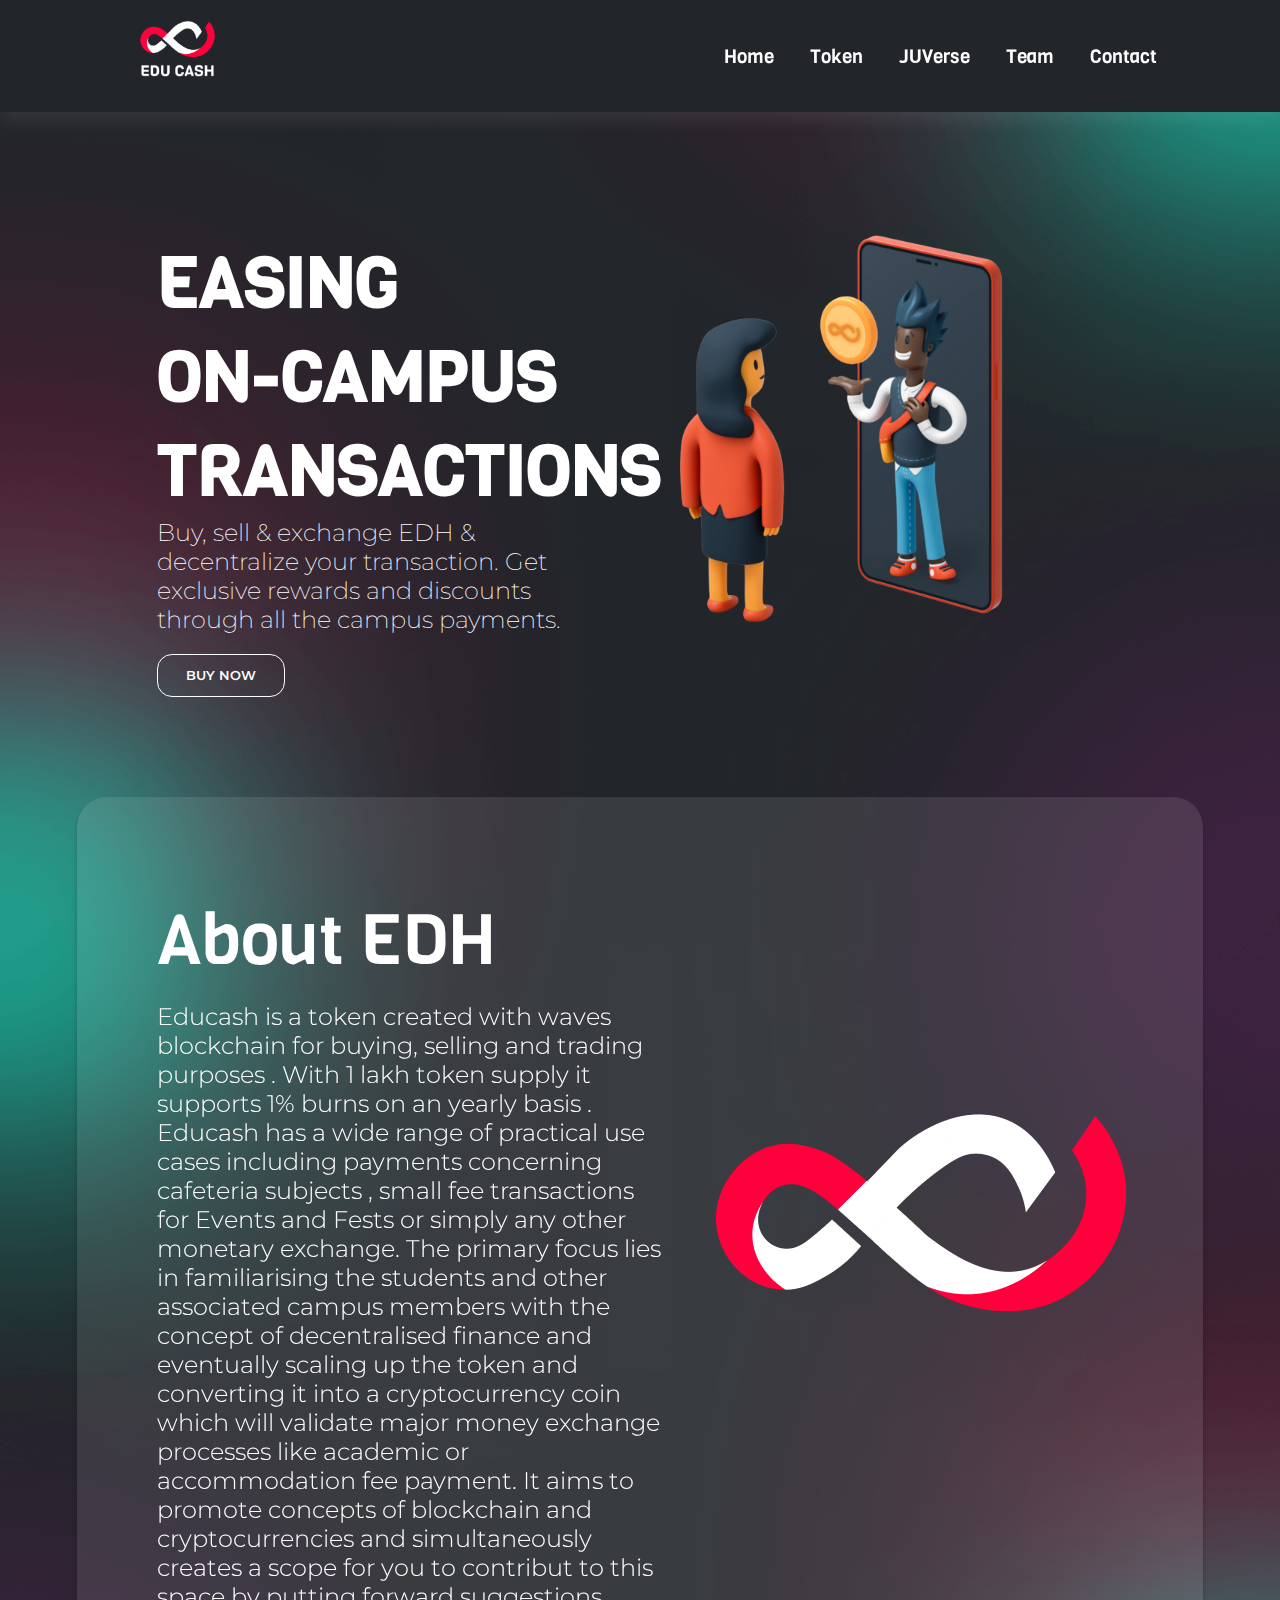
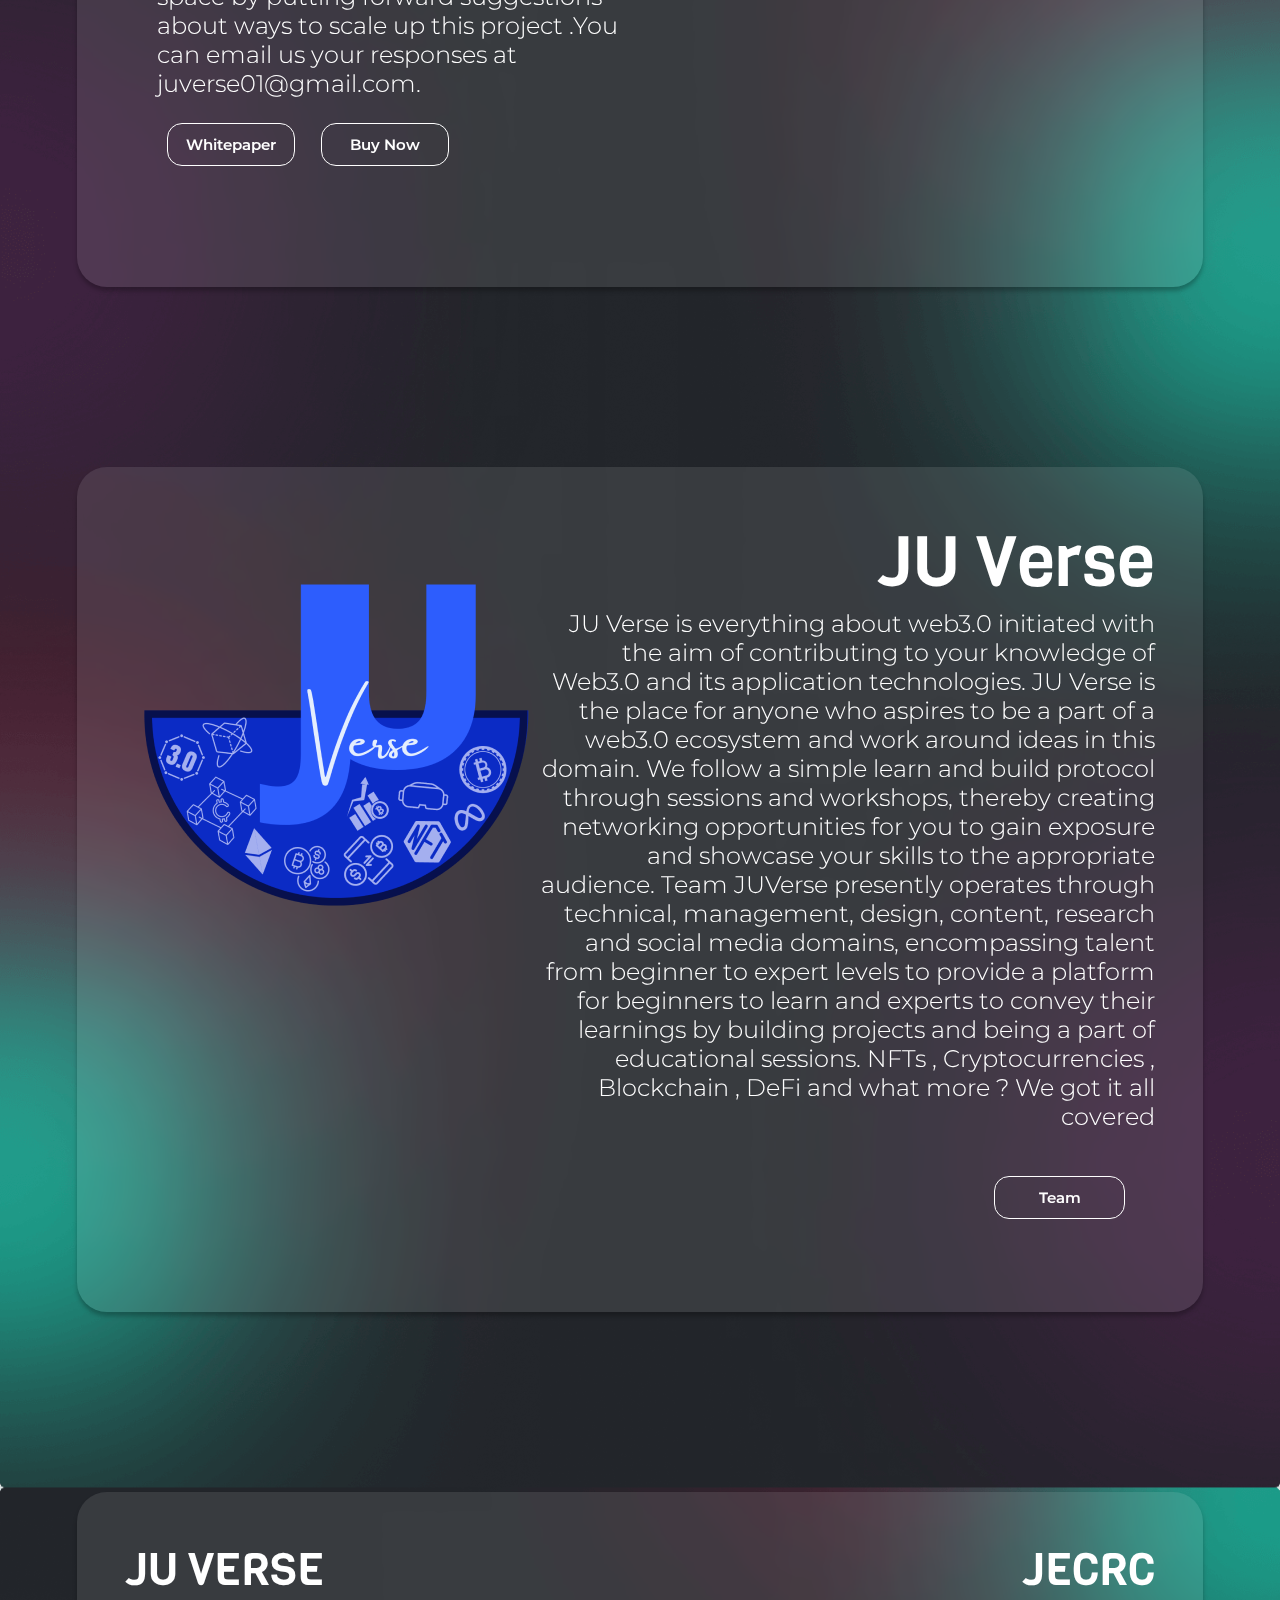
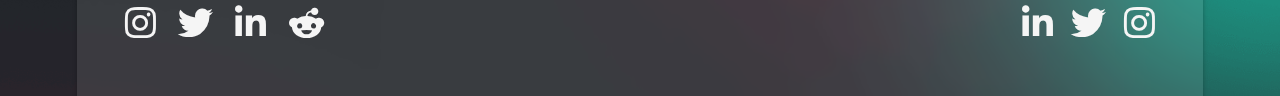
<file: index.html>
<!DOCTYPE html>
<html lang="en">
  <head>
    <!-- Google tag (gtag.js) -->
    <script
      async
      src="https://www.googletagmanager.com/gtag/js?id=G-TJGMYGZKTP"
    ></script>
    <script>
      window.dataLayer = window.dataLayer || [];
      function gtag() {
        dataLayer.push(arguments);
      }
      gtag("js", new Date());

      gtag("config", "G-TJGMYGZKTP");
    </script>
    <meta charset="UTF-8" />
    <meta http-equiv="X-UA-Compatible" content="IE=edge" />
    <meta name="viewport" content="width=device-width, initial-scale=1.0" />
    <title>EDUCASH</title>
    <link rel="preconnect" href="https://fonts.googleapis.com">
<link rel="preconnect" href="https://fonts.gstatic.com" crossorigin>
<link href="https://fonts.googleapis.com/css2?family=Catamaran:wght@200;400;700&family=Montserrat:wght@200;400;700&family=Poppins:wght@200;400;700&family=Viga&display=swap" rel="stylesheet">
    <link rel="stylesheet" href="css/style.css" />
    <link
      rel="stylesheet"
      href="https://cdnjs.cloudflare.com/ajax/libs/font-awesome/6.1.1/css/all.min.css"
    />

    
  </head>
  <body>
    <div class="container">
      <header>
        <div class="nav-bar">
            <div class="logo">
              <img src="images/logo-with-name.png" />
            </div>

            <input type="checkbox" id="menu-bar" />
            <label for="menu-bar" class="fas fa-bars"></label>

            <div class="nav-links">
              <a href="#hero" class="nav-txt">Home</a>
              <a href="#about" class="nav-txt">Token</a>
              <a href="#token" class="nav-txt">JUVerse</a>
              <a href="team.html" class="nav-txt">Team</a>
              <a href="https://forms.gle/DnHJPdviXbdq6xs29" class="nav-txt">Contact</a>
        </div>
      </header>

      <section class="hero" id="hero">
        <div class="info">
          <h1>EASING <pre>ON-CAMPUS</pre> TRANSACTIONS</h1>
          <h4>
            Buy, sell & exchange EDH & decentralize your transaction. Get
            exclusive rewards and discounts through all the campus payments.
          </h4>
        

        <button class="btn">
          <a href="https://waves.exchange/trading/spot/2r7cu8enKuSdVbSZKRE6xAi9DmXuKV1PUtQn1Xx2WBsr_USDT" target="_blank">BUY NOW</a>
        </button>
      </div>
        <div class="hero-img">
          <img src="images/hero-image.png" />
        </div>
      </section>


<!--about section starts-->
<section class="about" id="about">
    <div class="content" id="content">
      <div class="column" id="column">
        <div class="h1" id="content-header">
          <h1 class="heading">About EDH</h1>
          <p>
            Educash is a token created with waves blockchain for buying,  selling and trading purposes .
            With 1 lakh token supply it supports 1% burns on an yearly basis .
            Educash has a wide range of practical use cases including payments concerning cafeteria subjects , small fee transactions for Events and Fests or simply any other monetary exchange.
            The primary focus lies in familiarising the students and other associated campus members with the concept of decentralised finance and eventually scaling up the token and converting it into a cryptocurrency coin which will validate major money exchange processes like academic or accommodation fee payment. It aims to promote concepts of blockchain and cryptocurrencies and simultaneously creates a scope for you to contribut to this space by putting forward suggestions about ways to scale up this project .You can email us your responses at juverse01@gmail.com.
            
         </p>
            <div id="about-btn">
            <button class="btn about-btn">
              <a href="https://docs.google.com/document/d/1doFXZ2ZvgoW9J7vQqjKMQJdOaTEuPWG3AnCmHnM4bi0/edit?usp=sharing" target="_blank">Whitepaper</a>
            </button>
            <button class="btn about-btn">
              <a href="https://waves.exchange/trading/spot/2r7cu8enKuSdVbSZKRE6xAi9DmXuKV1PUtQn1Xx2WBsr_USDT" target="_blank">Buy Now</a>
            </button>
          </div>
        </div>
          <div class="image"><img src="images\logo-without-name.png" alt=""></div> 
      </div>
    </div>
  </section>
  <!--about section ends-->

  <!--token section starts-->
  <section class="token" id="token">
    <div class="data">
      <div class="column" id="column">
        <div class="image"><img src="images/5 1.png" alt="" /></div> 
        <div class="data-content" >
          <h1 class="head">JU Verse</h1>
          <p>
            JU Verse is everything about web3.0 initiated with the aim of contributing to your knowledge of Web3.0 and its application technologies. JU Verse is the place for anyone who aspires to be a part of a web3.0 ecosystem and work around ideas in this domain. We follow a simple learn and build protocol through sessions and workshops, thereby creating networking opportunities for you to gain exposure and showcase your skills to the appropriate audience. Team JUVerse presently operates through technical, management, design, content, research and social media domains, encompassing talent from beginner to expert levels to provide a platform for beginners to learn and experts to convey their learnings by building projects and being a part of educational sessions. 
            NFTs , Cryptocurrencies , Blockchain , DeFi and what more ? 
            We got it all covered 
            </p>
         <div class="token-btn">
          <button class="btn juverse-btn">
            <a href="team.html" target="_blank">Team</a>
          </button>
        </div>

      </div>
    
  </section>
  <!--token section ends-->


  <!--footer section starts-->
  <div class="footer" id="footer">
    <div class="box-container">
      <div class="box">
        <h3 class="footer-heading">JU VERSE</h3>
      
      <div class="icon" id="icon">
        <a href="https://instagram.com/ju.verse_?igshid=YmMyMTA2M2Y=">
          <i class="fa-brands fa-instagram"></i></a>
        <a href=" https://twitter.com/Juverse0?t=PbdHzmXvy3dFKWEeTr0fzg&s=08">
          <i class="fa-brands fa-twitter"></i></a>
        <a href="https://www.linkedin.com/in/ju-verse-a0455524a">
          <i class="fa-brands fa-linkedin-in"></i></a>
        <a href="https://www.reddit.com/u/Juverse01?utm_medium=android_app&utm_source=share">
          <i class="fa-brands fa-reddit-alien"></i></a>
      </div>

    </div>
    
      <div class="box-1">
        <h3 class="footer-heading">JECRC</h3>
        <div class="icon" id="icon">
          <a href="https://www.linkedin.com/school/jecrcuniversity/">
            <i class="fa-brands fa-linkedin-in"></i></a>
          <a href="https://twitter.com/jecrcuniversity?t=yvvYDVIiIQmBdNx1SxvYGw&s=08">
            <i class="fa-brands fa-twitter"></i></a>
          <a href="https://instagram.com/jecrcuniversity?igshid=YmMyMTA2M2Y=">
            <i class="fa-brands fa-instagram"></i></a>
      </div>
      </div>
    </div>
  </div>
  <!--footer section ends-->

  
    </div>
  </body>
</html>
</file>
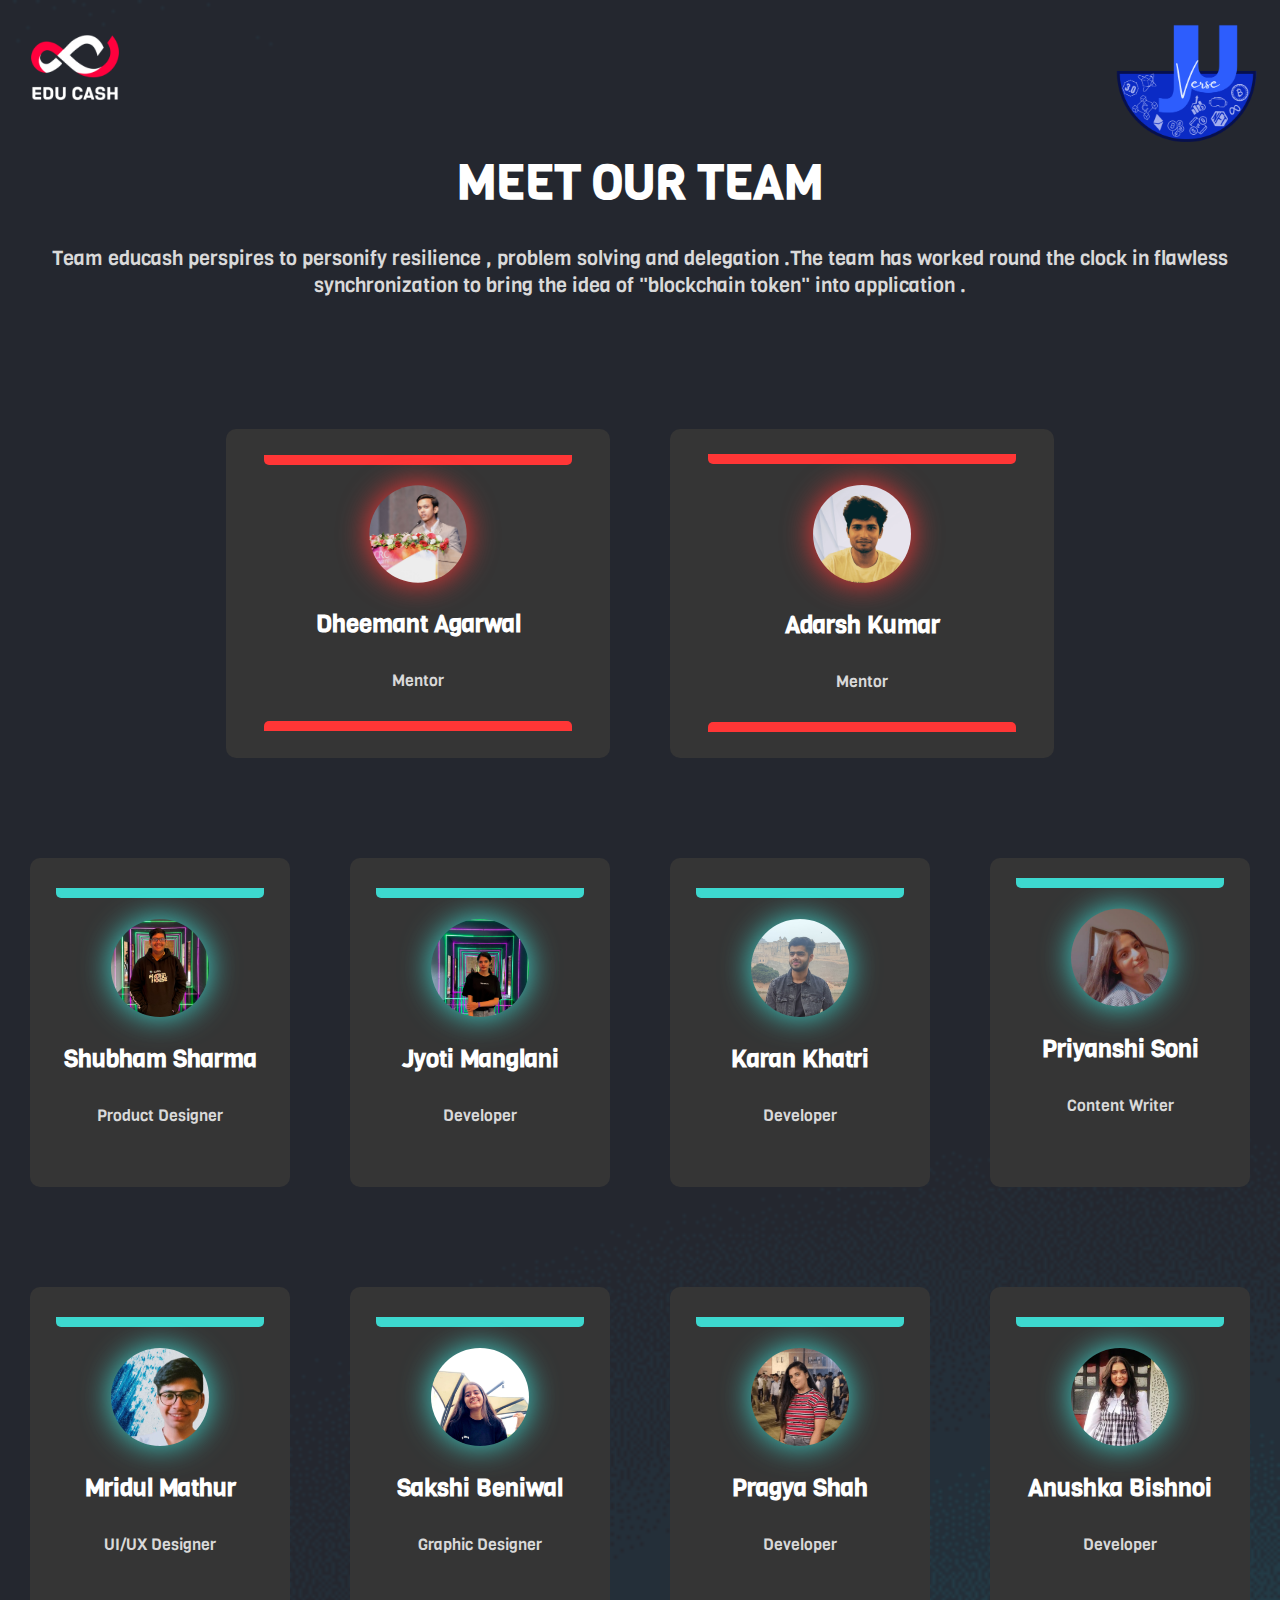
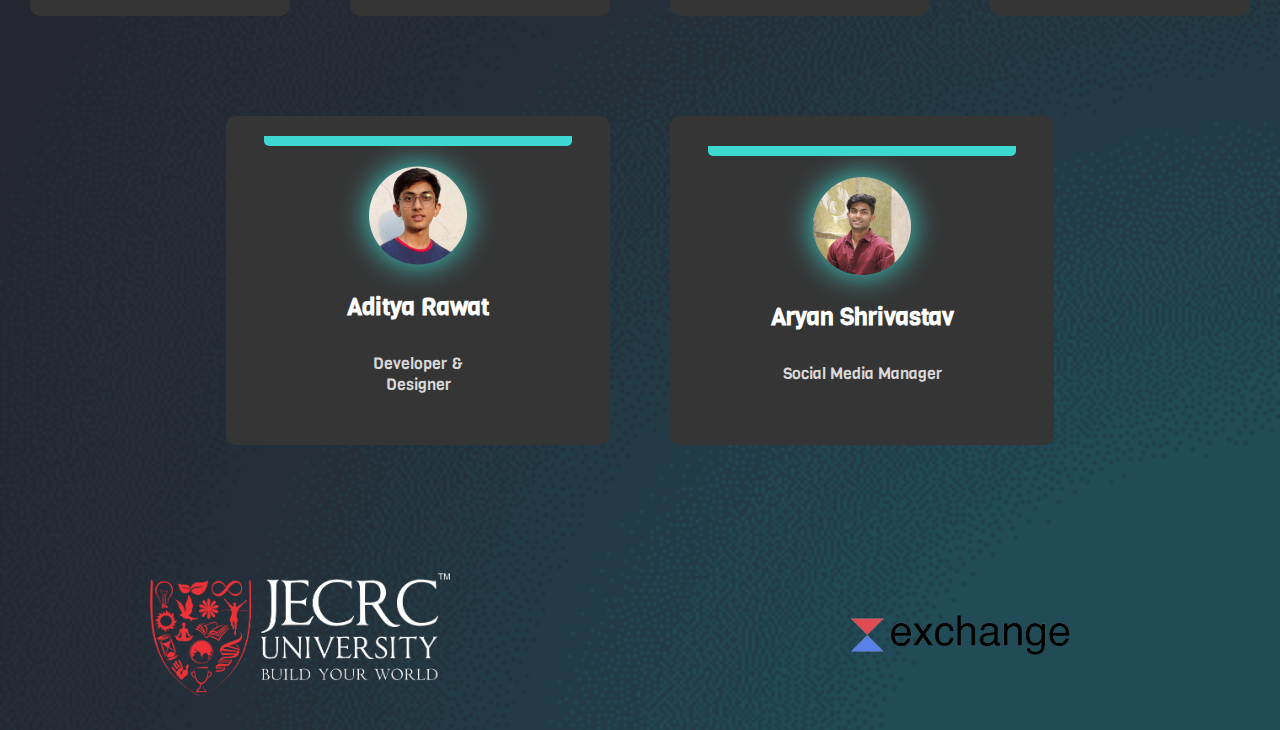
<file: team.html>
<!DOCTYPE html>
<html lang="en">
  <head>
    <!-- Google tag (gtag.js) -->
    <script
      async
      src="https://www.googletagmanager.com/gtag/js?id=G-TJGMYGZKTP"
    ></script>
    <script>
      window.dataLayer = window.dataLayer || [];
      function gtag() {
        dataLayer.push(arguments);
      }
      gtag("js", new Date());

      gtag("config", "G-TJGMYGZKTP");
    </script>
    <meta charset="UTF-8" />
    <meta http-equiv="X-UA-Compatible" content="IE=edge" />
    <meta name="viewport" content="width=device-width, initial-scale=1.0" />
    <title>EDUCASH TEAM</title>
    <link rel="stylesheet" href="css/team.css" />
    <link rel="preconnect" href="https://fonts.googleapis.com" />
    <link rel="preconnect" href="https://fonts.gstatic.com" crossorigin />
    <link
      href="https://fonts.googleapis.com/css2?family=Catamaran:wght@200;400;700&family=Montserrat:wght@200;400;700&family=Poppins:wght@200;400;700&family=Viga&display=swap"
      rel="stylesheet"
    />
  </head>

  <body>
    <!-- ===============HEADER=================== -->
    <div class="header">
      <div class="header-img">
        <a href="index.html">
          <img src="./images/logo-with-name.png" />
        </a>
      </div>
      <div class="header-img" id="juverse-logo">
        <img src="./images/5 1.png" alt="" />
      </div>
    </div>
    <div class="team-info container">
      <h1 class="h-primary">MEET OUR TEAM</h1>
      <p>
        Team educash perspires to personify resilience , problem solving and
        delegation .The team has worked round the clock in flawless
        synchronization to bring the idea of "blockchain token" into application
        .
      </p>
    </div>

    <!-- ================ HEAD CARD CONTAINER================ -->

    <section class="container team-container">
      <div class="container" id="head-container">
        <div class="head-card card container">
          <div class="hrect-up"></div>
          <div class="head-image">
            <img src="./images/Dheemant sir.jpg" alt="" />
          </div>
          <h2 class="h-secondary">Dheemant Agarwal</h2>
          <p>Mentor</p>
          <div class="hrect-down"></div>
        </div>
        <div class="head-card card container">
          <div class="hrect-up"></div>
          <div class="head-image">
            <img src="./images/adarsh.png" alt="" />
          </div>
          <h2 class="h-secondary">Adarsh Kumar</h2>
          <p>Mentor</p>
          <div class="hrect-down"></div>
        </div>
      </div>
    </section>
    <!-- ================ CARD CONTAINER 1================ -->
    <section class="container team-container">
      <div class="container tcontainer">
        <div class="card container">
          <div class="rect-up"></div>
          <div class="image">
            <img src="./images/shubham.JPEG" alt="" />
          </div>
          <h2 class="h-secondary">Shubham Sharma</h2>
          <p>Product Designer</p>
        </div>
        <div class="card container">
          <div class="rect-up"></div>
          <div class="image">
            <img src="./images/jyoti.jpg" alt="" />
          </div>
          <h2 class="h-secondary">Jyoti Manglani</h2>
          <p>Developer</p>
        </div>
        <div class="card container">
          <div class="rect-up"></div>
          <div class="image">
            <img src="./images/karan.JPG" alt="" />
          </div>
          <h2 class="h-secondary">Karan Khatri</h2>
          <p>Developer</p>
        </div>
        <div class="card container">
          <div class="rect-up"></div>
          <div class="image">
            <img src="./images/priyanshi.jpg" alt="" />
          </div>
          <h2 class="h-secondary">Priyanshi Soni</h2>
          <p>Content Writer<br /><br /></p>
        </div>
      </div>
    </section>

    <!-- ================ CARD CONTAINER 2================ -->

    <section class="container team-container">
      <div class="container tcontainer">
        <div class="card container">
          <div class="rect-up"></div>
          <div class="image">
            <img src="./images/mridul.jpg" alt="" />
          </div>
          <h2 class="h-secondary">Mridul Mathur</h2>
          <p>UI/UX Designer</p>
        </div>
        <div class="card container">
          <div class="rect-up"></div>
          <div class="image">
            <img src="./images/Sakshi.jpg" alt="" />
          </div>
          <h2 class="h-secondary">Sakshi Beniwal</h2>
          <p>Graphic Designer</p>
        </div>
        <div class="card container">
          <div class="rect-up"></div>
          <div class="image">
            <img src="./images/pragya.png" alt="" />
          </div>
          <h2 class="h-secondary">Pragya Shah</h2>
          <p>Developer</p>
        </div>
        <div class="card container">
          <div class="rect-up"></div>
          <div class="image">
            <img src="./images/anushka.jpg" alt="" />
          </div>
          <h2 class="h-secondary">Anushka Bishnoi</h2>
          <p>Developer</p>
        </div>
      </div>

      <!-- ================ CARD CONTAINER 3================ -->
    </section>
    <section class="container team-container">
      <div class="container" id="team-container3">
        <div class="card container">
          <div class="rect-up"></div>
          <div class="image">
            <img src="./images/Aditya Rawat.jpg" alt="" />
          </div>
          <h2 class="h-secondary">Aditya Rawat</h2>
          <p>Developer & <br />Designer</p>
        </div>
        <div class="card container">
          <div class="rect-up"></div>
          <div class="image">
            <img src="./images/aryan.jpg" alt="" />
          </div>
          <h2 class="h-secondary">Aryan Shrivastav</h2>
          <p>Social Media Manager</p>
        </div>
      </div>
    </section>
    <!-- ============FOOTER=========== -->
    <div class="footer">
      <div class="footer-img">
        <img src="./images/JECRC_ Logo156.png" alt="" id="ju-logo" />
      </div>
      <div class="footer-img" id="wave-logo">
        <img src="./images/Waves-DEX-Logotype-removebg.png" alt="" />
      </div>
    </div>
  </body>
</html>
</file>
<file: css/style.css>
:root {
  /* colors */
  --color-primary: #de364b;
  --color-secondary: #d4d4d4;

  /* width (responsive sizes) */
  --container-width-lg: 88%;
  --container-width-md: 88%;
  --form-width: 40%;
}

/* ---------- general styles --------- */

* {
  margin: 0;
  padding: 0;
  box-sizing: border-box;
  outline: 0;
  border: 0;
  box-sizing: border-box;
  appearance: 0;
  list-style: none;
  text-decoration: none;
  box-sizing: border-box;
}
body {
  background-image: url("../images/long-background.png");
  background-repeat: repeat;
  background-size: cover;
  height: 100vh;
}
.container {
  width: var(--container-width-lg);
  margin: 2rem auto;
  font-family: "Viga", sans-serif;
}

/* -------- nav starts --------- */

.nav-bar {
  position: fixed;
  top: 0;
  right: 0;
  left: 0;
  background: #22252a;
  padding: 2rem 9%;
  display: flex;
  justify-content: space-between;
  align-items: center;
  z-index: 1000;
  box-shadow: 0 0.5rem 1rem rgba(210, 210, 210, 0.1);
}

.nav-txt {
  color: white;
  transition: 0.3s ease-in-out;
}
.nav-txt:hover {
  color: var(--color-primary);
  transform: scale(1.1);
}

header .nav-bar input {
  display: none;
}

header .nav-bar label {
  font-size: 3rem;
  color: white;
  cursor: pointer;
  visibility: hidden;
  opacity: 0;
}

.nav-links {
  width: 45%;
}

.nav-links a {
  color: white;
  font-size: 20px;
  margin-left: 2.5rem;
  text-decoration: none;
}

.logo img {
  position: absolute;
  width: 127px;
  height: 85px;
  left: 114px;
  top: 10px;
}

/* ---------- nav ends ---------- */

/* --------- hero secon ----------- */

.hero {
  padding: 5rem;
  padding-right: 10px;
  display: flex;
}

.hero.info {
  height: fit-content;
  display: flex;
  flex-direction: column;
}

.hero .hero-img img {
  width: 600px;
  height: 600px;
}

.hero .info h1 {
  padding-top: 124px;
  font-size: 70px;
  color: white;
  width: 400px;
}
.hero .info h1 pre {
  font-family: "Viga", sans-serif;
}

.hero .info h4 {
  font-size: 24px;
  font-family: "Montserrat", sans-serif;
  color: white;
  font-weight: 200;
  padding-bottom: 20px;
}

.about-btn {
  margin: 25px 10px;
  width: 8.2rem;
  padding: 5px;
  aspect-ratio: 2.5/1;
}
.about-btn a {
  font-size: 15px;
}

.btn {
  width: 8rem;
  aspect-ratio: 3/1;
  border-radius: 15px;
  background-color: transparent;
  border: 1px solid white;
  transition: 0.3s ease-in-out;
}

.btn a {
  font-family: "Montserrat", sans-serif;
  font-weight: 600;
  color: white;
  /* font-size: 18px; */
}

.btn:hover {
  background-color: var(--color-primary);
  border: none;
  transform: scale(1.1);
}

.btn:hover a {
  color: var(--color-secondary);
}

/* -------- hero ends --------- */

.about .column {
  display: flex;
  box-shadow: 0px 4px 4px rgba(0, 0, 0, 0.25);
  font-family: "Montserrat";
  font-style: normal;
  font-weight: 300;
  font-size: 24px;
  color: #ffffff;
  padding: 3rem;
  border-radius: 30px;
  background: rgba(255, 255, 255, 0.1);
  backdrop-filter: blur(5px);
}

.about .column .h1 {
  padding: 3rem 2rem;
  text-align: left;
}

.heading {
  color: #ffffff;
  font-family: "Viga";
  font-style: normal;
  font-weight: 400;
  font-size: 70px;
  line-height: 94px;
  margin-bottom: 15px;
}

.heading p {
  font-family: "Montserrat";
  font-style: normal;
  font-weight: 400;
  font-size: 24px;
  line-height: 29px;
}

.image {
  display: flex;
  height: 750px;
  align-items: center;
  justify-content: center;
}

.token .column {
  display: flex;
  box-shadow: 0px 4px 4px rgba(0, 0, 0, 0.25);
  padding: 3rem;
  border-radius: 30px;
  background: rgba(255, 255, 255, 0.1);
  backdrop-filter: blur(5px);
  margin-top: 180px;
}

.token .image {
  width: 414px;
  height: 399px;
  left: 113px;
  top: 304px;
}

.token h1 {
  font-family: "Viga";
  font-style: normal;
  font-weight: 400;
  font-size: 70px;
  line-height: 94px;
  color: #ffffff;
  text-align: end;
}

.token p {
  font-family: "Montserrat";
  font-style: normal;
  font-weight: 300;
  font-size: 24px;
  line-height: 29px;
  text-align: right;
  color: #ffffff;
}
.token-btn {
  display: flex;
  align-items: center;
  justify-content: flex-end;
  padding: 20px;
}
.juverse-btn {
  margin: 25px 10px;
  width: 8.2rem;
  padding: 5px;
  aspect-ratio: 3/1;
}
.juverse-btn a {
  font-size: 15px;
}

/* ------ footer ------- */

.footer .box-container {
  display: flex;
  justify-content: space-between;
  padding: 3rem;
  box-shadow: 0px 4px 4px rgba(0, 0, 0, 0.25);
  border-top-left-radius: 30px;
  border-top-right-radius: 30px;
  background: rgba(255, 255, 255, 0.1);
  backdrop-filter: blur(5px);
  margin-top: 180px;
}

.box-container .box h3 {
  font-family: "Viga";
  font-style: normal;
  font-weight: 400;
  font-size: 45px;
  line-height: 60px;
  color: #ffffff;
  text-align: start;
}

.box-1 h3 {
  font-family: "Viga";
  font-style: normal;
  font-weight: 400;
  font-size: 45px;
  line-height: 60px;
  color: #ffffff;
  text-align: end;
}

.icon img {
  padding: 0.2rem;
}

.icon {
  display: flex;
  justify-content: space-between;
}

.icon a {
  color: whitesmoke;
  font-size: 2.2rem;
}

@media (max-width: 1410px) {
  .nav-links a {
    margin-left: 2.2rem;
  }
}
@media (max-width: 1340px) {
  .nav-links a {
    margin-left: 2rem;
    font-size: 19px;
  }
}

@media (max-width: 1256px) {
  html {
    font-size: 65%;
  }

  .nav-bar {
    padding: 3.5rem 9%;
  }
  .nav-bar .nav-links {
    font-size: 55%;
  }

  .nav-links {
    width: 45%;
  }

  .nav-links a {
    margin-left: 2.8rem;
    font-size: 18px;
  }
  .hero .hero-img img {
    width: 450px;
    height: 450px;
    overflow: hidden;
  }
  .hero .info h1 {
    padding-top: 128px;
    font-size: 50px;
    color: white;
    width: 350px;
  }

  .hero .info h4 {
    font-size: 24px;
    font-family: "Montserrat", sans-serif;
    color: white;
    font-weight: 200;
    padding-bottom: 20px;
  }
  .btn {
    width: 8rem;
    aspect-ratio: 2/1;
    border-radius: 10px;
  }
  .btn a {
    font-weight: 500;
    font-size: 12px;
  }
  .about .column {
    font-size: 20px;
  }

  .about .column .h1 {
    padding: 2.5rem 1.5rem;
    text-align: left;
  }

  .heading {
    font-size: 60px;
  }

  .heading p {
    font-size: 24px;
    line-height: 25px;
  }
  .image {
    height: 700px;
  }
  .image img {
    width: 350;
  }

  .token .column {
    padding: 2.8rem;
    border-radius: 30px;
    margin-top: 160px;
  }

  .token h1 {
    font-size: 60px;
  }

  .token p {
    font-size: 24px;
    line-height: 25px;
  }
  .token-btn {
    padding: 20px;
  }
  .juverse-btn {
    margin: 25px 10px;
    width: 8.2rem;
    padding: 5px;
    aspect-ratio: 3/1;
  }
  .juverse-btn a {
    font-size: 15px;
  }

  /* ------- footer ------- */
  .icon {
    display: flex;
    justify-content: space-between;
  }

  .icon a {
    color: whitesmoke;
    font-size: 2.2rem;
  }
}

@media (max-width: 1152px) {
  .nav-links a {
    margin-left: 2.6rem;
  }
}

@media (max-width: 1123px) {
  .nav-bar {
    padding: 3rem 8%;
  }
  .nav-bar .nav-links {
    font-size: 50%;
  }
  .nav-links {
    width: 50%;
  }
  .nav-links a {
    font-size: 17px;
    margin-left: 2.8rem;
  }
  .about .column {
    font-size: 20px;
  }

  .about .column .h1 {
    padding: 2.1rem 1.1rem;
    text-align: left;
  }

  .heading {
    font-size: 55px;
  }

  .heading p {
    font-size: 20px;
    line-height: 22px;
  }
  .image {
    height: 680px;
  }
  .image img {
    width: 325px;
  }
  .token .column {
    padding: 2.5rem;
    border-radius: 26px;
    margin-top: 120px;
  }

  .token .image {
    height: 550px;
  }

  .token h1 {
    font-size: 55px;
  }

  .token p {
    font-size: 20px;
    line-height: 22px;
  }
  .token-btn {
    padding: 20px;
  }
  .juverse-btn {
    margin: 25px 10px;
    width: 8.2rem;
    padding: 5px;
  }
  .juverse-btn a {
    font-size: 15px;
  }

  /* ------- footer ------- */
  .icon {
    display: flex;
    justify-content: space-between;
  }

  .icon a {
    color: whitesmoke;
    font-size: 2.4rem;
  }
}

@media (max-width: 980px) {
  .nav-bar {
    padding: 3rem 8%;
  }
  .nav-bar .nav-links {
    font-size: 45%;
  }
  .nav-links a {
    font-size: 16px;
    margin-left: 2.4rem;
  }

  .hero .hero-img img {
    width: 350px;
    height: 350px;
    overflow: hidden;
  }
  .hero .info h1 {
    padding-top: 100px;
    font-size: 45px;
    color: white;
    width: 300px;
  }

  .hero .info h4 {
    font-size: 24px;
    font-family: "Montserrat", sans-serif;
    color: white;
    font-weight: 200;
    padding-bottom: 18px;
  }
  .btn {
    width: 7rem;
    aspect-ratio: 2/1;
    border-radius: 10px;
  }
  .btn a {
    font-weight: 500;
    font-size: 10px;
  }
  .about .column {
    font-size: 18px;
  }

  .about .column .h1 {
    padding: 2rem 1rem;
    text-align: left;
  }

  .heading {
    font-size: 50px;
  }

  .heading p {
    font-size: 20px;
    line-height: 22px;
  }
  .image img {
    width: 300px;
    height: 300px;
    overflow: hidden;
  }
  .token .column {
    padding: 2rem;
    border-radius: 20px;
    margin-top: 100px;
  }

  .token .image {
    height: 300px;
  }

  .token h1 {
    font-size: 45px;
  }

  .token p {
    font-size: 20px;
    line-height: 22px;
  }
  .token-btn {
    padding: 20px;
  }
  .juverse-btn {
    margin: 25px 10px;
    width: 8.2rem;
    padding: 5px;
  }
  .juverse-btn a {
    font-size: 15px;
  }

  /* ------- footer ------- */
  .footer.box-container h3 {
    font-size: 1rem;
  }
  .footer.icon {
    display: flex;
    justify-content: space-between;
  }

  .footer.icon a {
    color: whitesmoke;
    font-size: 2.2rem;
  }
}

@media (max-width: 890px) {
  .nav-links {
    width: 55%;
  }
  .nav-links a {
    margin-left: 2.2rem;
  }
}

@media (max-width: 790px) {
  #about-btn {
    display: flex;
    justify-content: center;
  }

  .btn {
    width: 8rem;
    aspect-ratio: 2/1;
    border-radius: 10px;
  }

  .hero {
    flex-direction: column-reverse;
  }

  header .nav-bar label {
    visibility: visible;
    opacity: 1;
  }

  header .nav-links {
    position: absolute;
    top: 100%;
    left: 0;
    width: 100%;
    background: #22252a;
    padding: 1rem 2rem;
    border-top: 0.1rem solid rgba(255, 255, 255, 0.2);
    box-shadow: 0 0.5rem 1rem rgba(210, 210, 210, 0.1);
    transform-origin: top;
    transform: scaleY(0);
    opacity: 0;
    transition: 0.2s linear;
  }

  header .nav-links a {
    display: block;
    margin: 3rem 0;
    margin-left: 6rem;
    font-size: 20px;
  }

  .nav-txt:hover {
    color: white;
    transform: scale(1);
  }

  header input:checked ~ .nav-links {
    transform: scaleY(1);
    opacity: 1;
  }

  header input:checked ~ label::before {
    content: "\f00d";
  }

  .heading {
    text-align: center;
  }

  .logo img {
    left: 50px;
  }

  .about .column {
    font-size: 18px;
    flex-direction: column-reverse;
  }
  .hero .info h1 {
    padding-top: 5px;
  }
  .image {
    height: 140px;
  }
  .heading {
    font-size: 49px;
  }

  .token p {
    text-align: left;
  }

  .token .column {
    flex-direction: column;
  }

  .token h1 {
    text-align: center;
  }
  .token-btn {
    justify-content: center;
  }

  .box-container .box h3 {
    font-size: 33px;
  }
  .box-1 h3 {
    font-size: 33px;
  }
}

@media (max-width: 480px) {
  .token .image {
    width: 315px;
  }

  #about-btn {
    display: flex;
    justify-content: center;
  }
  .btn {
    width: 8rem;
    aspect-ratio: 2/1;
    border-radius: 10px;
  }
  .hero {
    flex-direction: column-reverse;
  }

  .hero .hero-img img {
    width: 280px;
    height: 280px;
    overflow: hidden;
  }

  .hero .info h1 {
    padding-top: 20px;
    font-size: 35px;
  }

  .hero .info h4 {
    font-size: 18px;
  }

  /* ------- footer ------- */
  .footer.footer-heading {
    font-size: 50%;
  }
  .footer.icon {
    display: flex;
    justify-content: space-between;
  }

  .footer.icon a {
    color: whitesmoke;
    font-size: 2.2rem;
  }
  .logo img {
    left: 30px;
  }
  header .nav-links a {
    margin-left: 4rem;
  }

  .image img {
    width: 180px;
    height: 180px;
    overflow: hidden;
  }

  .box-container .box h3 {
    font-size: 23px;
  }
  .box-1 h3 {
    font-size: 23px;
  }

  /* ------- footer ------- */
  .icon {
    display: flex;
    justify-content: space-between;
  }

  .icon a {
    color: whitesmoke;
    font-size: 1.3rem;
  }

  element.style {
  }
  .footer .box-container {
    margin-top: 56px;
  }
}

/* @media (max-width: 980px) {
  .nav-bar {
    padding: 3.5rem 9%;
  }
}

@media (max-width: 768px) {
  header .nav-bar label {
    visibility: visible;
    opacity: 1;
  }

  header .nav-links {
    position: absolute;
    top: 100%;
    left: 0;
    width: 100%;
    background: #22252a;
    padding: 1rem 2rem;
    border-top: 0.1rem solid rgba(255, 255, 255, 0.2);
    box-shadow: 0 0.5rem 1rem rgba(210, 210, 210, 0.1);
    transform-origin: top;
    transform: scaleY(0);
    opacity: 0;
    transition: 0.2s linear;
  }

  header .nav-links a {
    display: block;
    margin: 4rem 0;
    margin-left: 6rem;
    font-size: 20px;
  }

  header input:checked ~ .nav-links {
    transform: scaleY(1);
    opacity: 1;
  }

  header input:checked ~ label::before {
    content: "\f00d";
  }

  .logo img {
    left: 50px;
  }
}

@media (max-width: 450px) {
  .logo img {
    left: 30px;
  }
  header .nav-links a {
    margin-left: 4rem;
  }
} */
</file>
<file: css/team.css>
/* =========CSS RESET======== */
* {
  margin: 0px;
  padding: 0px;
  font-family: "Viga", sans-serif;
}

/* ===================CSS Variables====================== */

:root {
  --primary-color: #22252a;
  --secondary-textcolor: #d9d9d9;
  --card-bgcolor: #353535;
  --headcard-rectcolor: #ff3636;
  --card-rectcolor: #3dd8cf;
}

/* =========BODY============== */

body {
  background: url(../images/bg.png) center center/cover;
}

/* ===============Styling Header========== */

.header {
  display: flex;
  align-items: center;
  justify-content: space-between;
  width: 100%;
}

/* ================Header Image Styling=============== */

.header-img img {
  width: 150px;
}
/* ================Header Images Styling --> JU VERSE LOGO=============== */
#juverse-logo {
  margin-right: 20px;
}

/* =============Styling Team Information============= */

.team-info {
  flex-direction: column;
}

/* =============Styling Team Information -- > Paragraph============= */
.team-info p {
  font-size: 20px;
  text-align: center;
  padding: 30px;
  color: var(--secondary-textcolor);
}

/* ========== Card Container styling============ */
.tcontainer {
  display: flex;
  width: 100%;
}

#team-container3 {
  width: 100%;
}

#head-container {
  width: 100%;
}

.team-container {
  margin: 100px 0px;
}

/* ========== Card Container styling-- > Head-Red Rectangle UP============ */
.team-container .hrect-up {
  width: 80%;
  background-color: var(--headcard-rectcolor);
  height: 10px;
  border-radius: 0px 0px 5px 5px;
}
/* ========== Card Container styling-- > Blue Rectangle UP============ */
.team-container .rect-up {
  width: 80%;
  background-color: var(--card-rectcolor);
  height: 10px;
  border-radius: 0px 0px 5px 5px;
}

/* ========== Card Container styling-- > IMAGE============ */

.team-container img {
  width: 100px;
  /* border-radius: 50%; */
  padding: 20px;
  clip-path: circle(35% at 50% 50%);
}
/* ========== Card Container styling-- > Head Image shadow ============ */
.team-container .head-image {
  filter: drop-shadow(0 0 15px var(--headcard-rectcolor));
}
/* ========== Card Container styling-- > Image shadow ============ */
.team-container .image {
  filter: drop-shadow(0 0 15px var(--card-rectcolor));
}
/* ========== Card Container styling-- > Description Text============ */
.team-container p {
  color: var(--secondary-textcolor);
  padding: 30px 20px;
}

/* ========== Card Container styling-- > Red Rectangle Down============ */

.team-container .hrect-down {
  width: 80%;
  background-color: var(--headcard-rectcolor);
  height: 10px;
  border-radius: 5px 5px 0px 0px;
}

/* ===============Styling Footer========== */

.footer {
  display: flex;
  align-items: center;
  justify-content: space-between;
  padding: 15px 150px;
}

/* ================Footer Image Styling=============== */

.footer-img img {
  width: 300px;
}

/* ================Footer Images Styling --> Wave LOGO=============== */
#wave-logo {
  margin-right: 20px;
}

/* =========================Utility Classes======================== */
.container {
  display: flex;
  align-items: center;
  justify-content: center;
  /* flex-direction: column; */
}
.info-container {
  display: flex;
  flex-direction: column;
  padding: 60px 0px;
}
.h-primary {
  font-size: 3rem;
  text-align: center;
  color: white;
}
.h-secondary {
  font-size: 1.5rem;
  text-align: center;
  color: white;
}
.card {
  text-align: center;
  width: 30%;
  border-radius: 10px;
  height: 329px;
  flex-direction: column;
  margin: 0px 30px;
  background-color: var(--card-bgcolor);
  backdrop-filter: blur(5px);
}

/* ===============================Media Queries============================ */

@media screen and (max-width: 1200px) and (min-width: 900px) {
  /* ================Header Image Styling=============== */

  .header-img img {
    width: 120px;
  }
  /* ================Header Images Styling --> JU VERSE LOGO=============== */
  #juverse-logo {
    margin-right: 25px;
  }

  /* ================Footer Image Styling=============== */

  .footer-img img {
    width: 250px;
  }

  /* ================Footer Images Styling --> JECRC LOGO=============== */
  #wave-logo {
    margin-right: 10px;
  }
}
@media only screen and (max-width: 900px) and (min-width: 630px) {
  .header-img img {
    width: 100px;
  }
  /* ========== Card Container styling============ */

  .team-container {
    margin: 50px 0px;
  }

  #head-container {
    width: 94%;
    flex-wrap: wrap;
  }
  .tcontainer {
    display: flex;
    flex-wrap: wrap;
    width: 94%;
  }

  #team-container3 {
    width: 94%;
    flex-wrap: wrap;
  }

  /* ================Footer Styling=============== */

  .footer {
    padding: 20px 100px;
  }
  /* ================Footer Image Styling=============== */

  .footer-img img {
    width: 200px;
  }
  /* ================Footer Images Styling --> JECRC LOGO=============== */
  #wave-logo {
    margin-right: 5px;
  }
  /* =========================Utility Classes======================== */
  .card {
    width: 40%;
    height: 329px;
    margin: 30px 30px;
  }
  .h-primary {
    font-size: 2rem;
  }
  .h-secondary {
    font-size: 1rem;
  }
}

@media only screen and (max-width: 630px) {
  /* ================Header=============== */
  .team-info {
    margin-top: 20px;
  }
  /* ================Header Image Styling=============== */
  .header-img img {
    width: 80px;
  }
  /* ================Card Container Styling=============== */

  .tcontainer {
    display: flex;
    flex-wrap: wrap;
    width: 100%;
  }

  #team-container3 {
    width: 100%;
    flex-wrap: wrap;
  }

  #head-container {
    width: 100%;
    flex-wrap: wrap;
  }
  /* ================Footer Styling=============== */
  .footer {
    padding: 5px 40px;
  }
  /* ================Footer Image Styling=============== */

  .footer-img img {
    width: 140px;
  }
  /* =========================Utility Classes======================== */
  .card {
    width: 40%;
    height: 329px;
    margin: 20px 30px;
  }
  .h-primary {
    font-size: 1.5rem;
  }
  .h-secondary {
    font-size: 1rem;
  }
}
</file>
